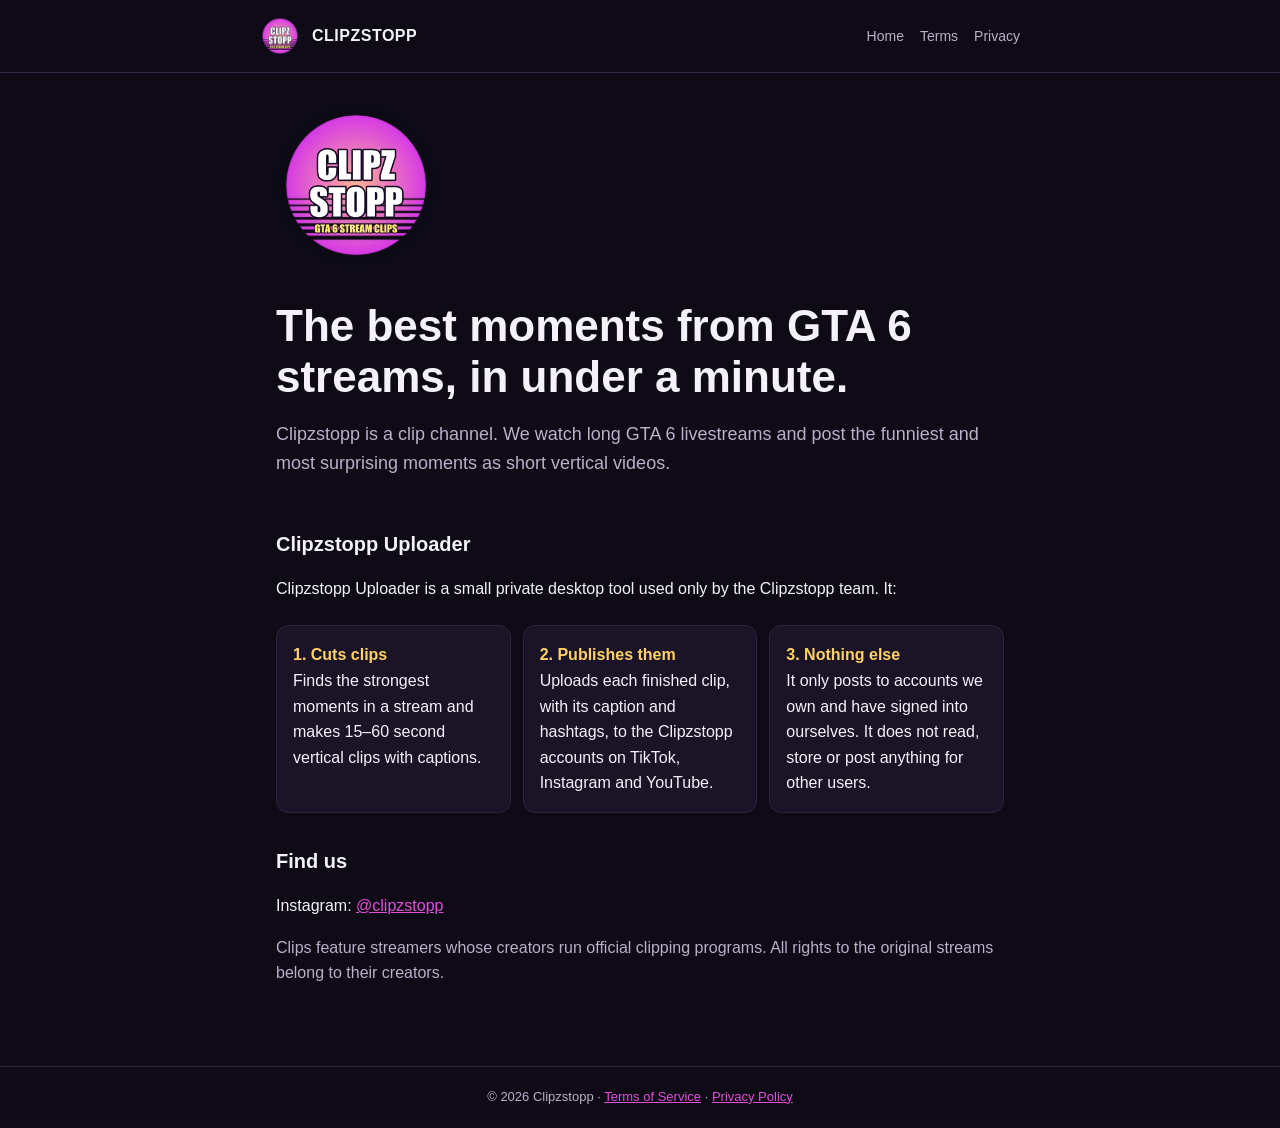
<file: index.html>
<!doctype html>
<html lang="en">
<head>
<meta charset="utf-8">
<meta name="viewport" content="width=device-width, initial-scale=1">
<title>Clipzstopp – GTA 6 stream clips</title>
<meta name="description" content="Clipzstopp turns long GTA 6 livestreams into short vertical clips and publishes them to the Clipzstopp accounts.">
<link rel="icon" href="favicon.png">
<link rel="stylesheet" href="style.css">
</head>
<body>
<header>
  <img src="favicon.png" alt="">
  <span class="name">CLIPZSTOPP</span>
  <nav><a href="index.html">Home</a><a href="terms.html">Terms</a><a href="privacy.html">Privacy</a></nav>
</header>
<main>
  <section class="hero">
    <img src="logo.png" alt="Clipzstopp logo">
    <div>
      <h1>The best moments from GTA 6 streams, in under a minute.</h1>
      <p class="lead">Clipzstopp is a clip channel. We watch long GTA 6 livestreams and post the funniest and most surprising moments as short vertical videos.</p>
    </div>
  </section>

  <h2>Clipzstopp Uploader</h2>
  <p>Clipzstopp Uploader is a small private desktop tool used only by the Clipzstopp team. It:</p>
  <div class="cards">
    <div class="card"><b>1. Cuts clips</b><br>Finds the strongest moments in a stream and makes 15–60 second vertical clips with captions.</div>
    <div class="card"><b>2. Publishes them</b><br>Uploads each finished clip, with its caption and hashtags, to the Clipzstopp accounts on TikTok, Instagram and YouTube.</div>
    <div class="card"><b>3. Nothing else</b><br>It only posts to accounts we own and have signed into ourselves. It does not read, store or post anything for other users.</div>
  </div>

  <h2>Find us</h2>
  <p>Instagram: <a href="https://www.instagram.com/clipzstopp/">@clipzstopp</a></p>
  <p class="muted">Clips feature streamers whose creators run official clipping programs. All rights to the original streams belong to their creators.</p>
</main>
<footer>© 2026 Clipzstopp · <a href="terms.html">Terms of Service</a> · <a href="privacy.html">Privacy Policy</a></footer>
</body>
</html>
</file>
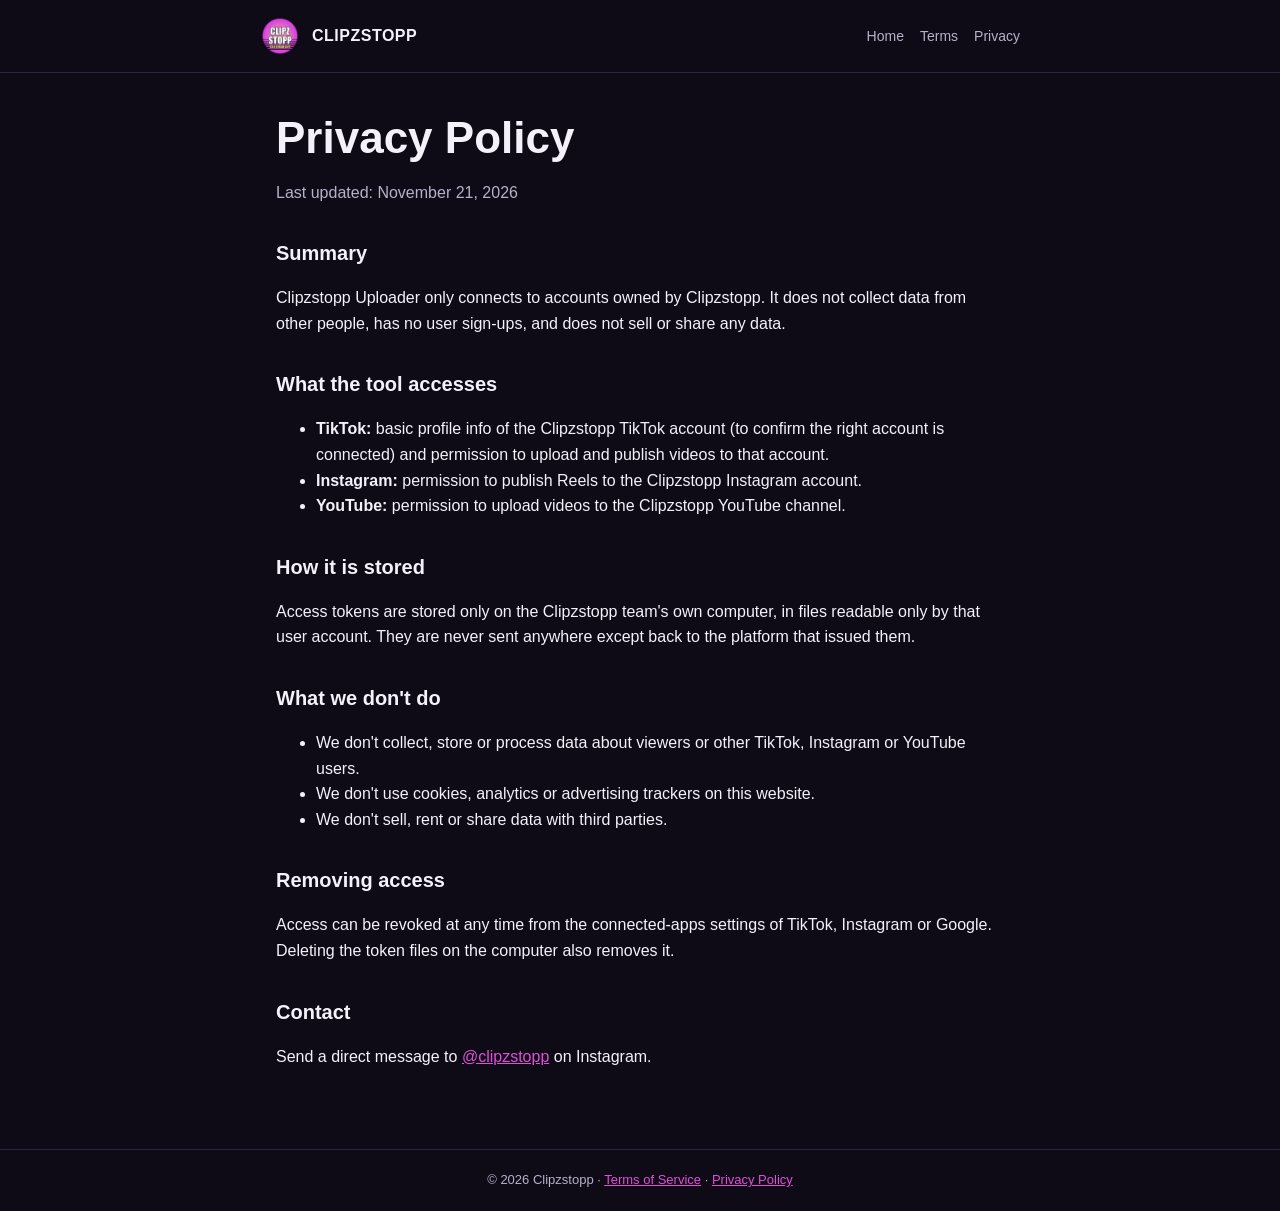
<file: privacy.html>
<!doctype html>
<html lang="en">
<head>
<meta charset="utf-8">
<meta name="viewport" content="width=device-width, initial-scale=1">
<title>Privacy Policy – Clipzstopp</title>
<link rel="icon" href="favicon.png">
<link rel="stylesheet" href="style.css">
</head>
<body>
<header>
  <img src="favicon.png" alt="">
  <span class="name">CLIPZSTOPP</span>
  <nav><a href="index.html">Home</a><a href="terms.html">Terms</a><a href="privacy.html">Privacy</a></nav>
</header>
<main>
  <h1>Privacy Policy</h1>
  <p class="muted">Last updated: November 21, 2026</p>

  <h2>Summary</h2>
  <p>Clipzstopp Uploader only connects to accounts owned by Clipzstopp. It does not collect data from other people, has no user sign-ups, and does not sell or share any data.</p>

  <h2>What the tool accesses</h2>
  <ul>
    <li><b>TikTok:</b> basic profile info of the Clipzstopp TikTok account (to confirm the right account is connected) and permission to upload and publish videos to that account.</li>
    <li><b>Instagram:</b> permission to publish Reels to the Clipzstopp Instagram account.</li>
    <li><b>YouTube:</b> permission to upload videos to the Clipzstopp YouTube channel.</li>
  </ul>

  <h2>How it is stored</h2>
  <p>Access tokens are stored only on the Clipzstopp team's own computer, in files readable only by that user account. They are never sent anywhere except back to the platform that issued them.</p>

  <h2>What we don't do</h2>
  <ul>
    <li>We don't collect, store or process data about viewers or other TikTok, Instagram or YouTube users.</li>
    <li>We don't use cookies, analytics or advertising trackers on this website.</li>
    <li>We don't sell, rent or share data with third parties.</li>
  </ul>

  <h2>Removing access</h2>
  <p>Access can be revoked at any time from the connected-apps settings of TikTok, Instagram or Google. Deleting the token files on the computer also removes it.</p>

  <h2>Contact</h2>
  <p>Send a direct message to <a href="https://www.instagram.com/clipzstopp/">@clipzstopp</a> on Instagram.</p>
</main>
<footer>© 2026 Clipzstopp · <a href="terms.html">Terms of Service</a> · <a href="privacy.html">Privacy Policy</a></footer>
</body>
</html>
</file>
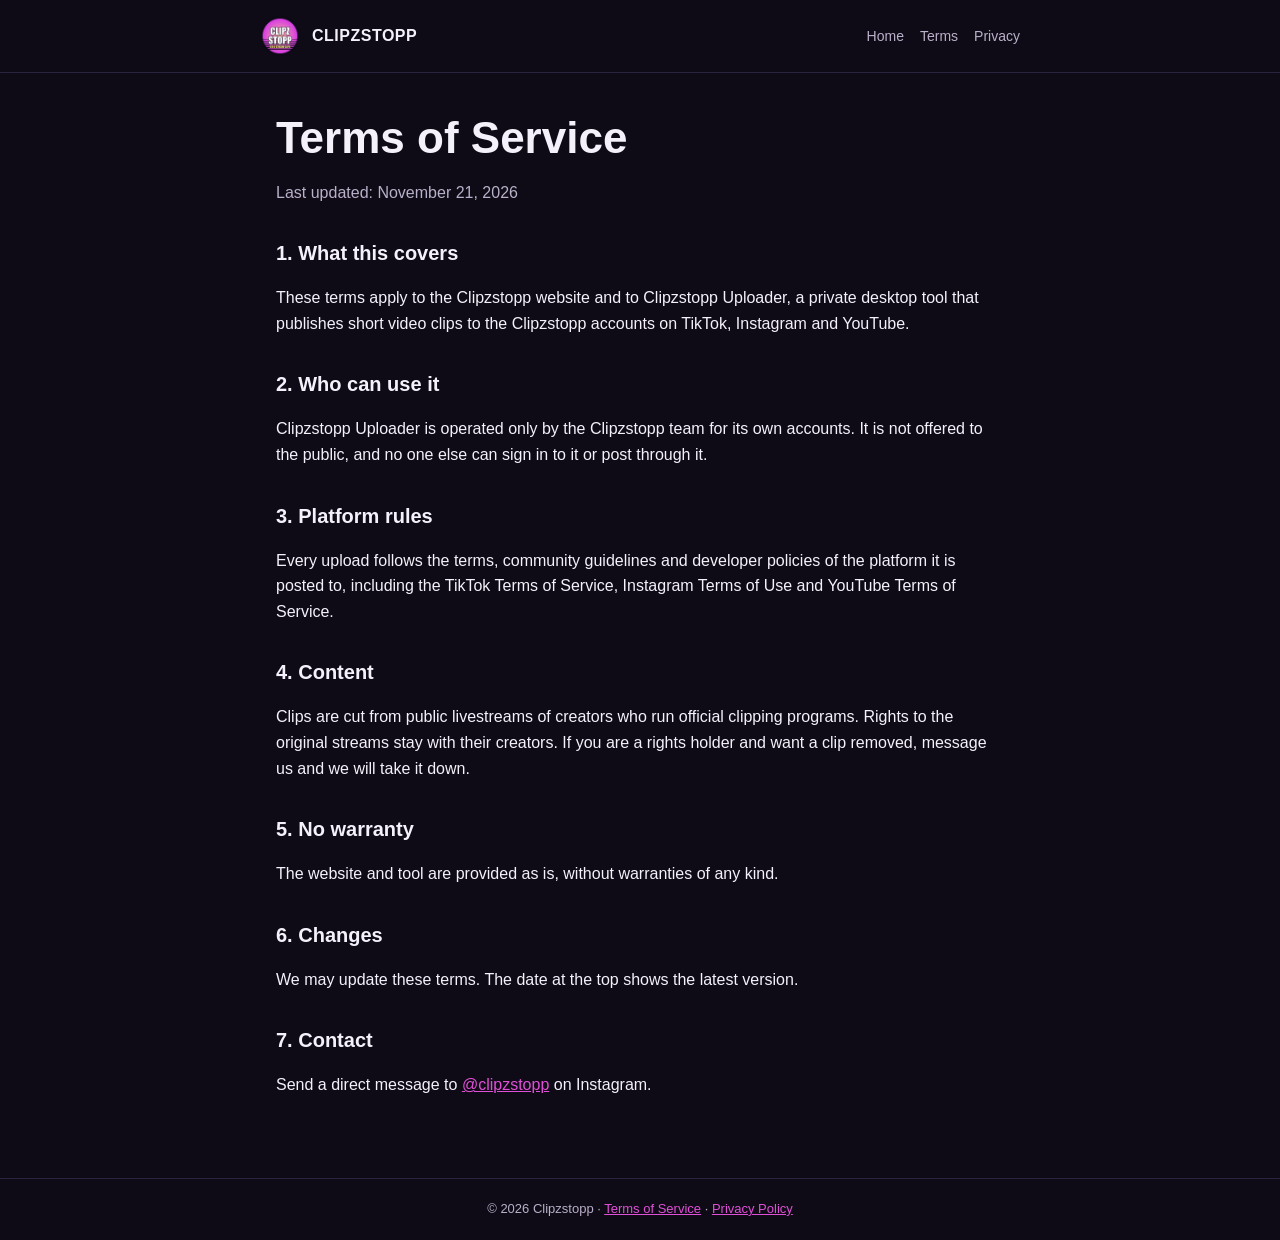
<file: terms.html>
<!doctype html>
<html lang="en">
<head>
<meta charset="utf-8">
<meta name="viewport" content="width=device-width, initial-scale=1">
<title>Terms of Service – Clipzstopp</title>
<link rel="icon" href="favicon.png">
<link rel="stylesheet" href="style.css">
</head>
<body>
<header>
  <img src="favicon.png" alt="">
  <span class="name">CLIPZSTOPP</span>
  <nav><a href="index.html">Home</a><a href="terms.html">Terms</a><a href="privacy.html">Privacy</a></nav>
</header>
<main>
  <h1>Terms of Service</h1>
  <p class="muted">Last updated: November 21, 2026</p>

  <h2>1. What this covers</h2>
  <p>These terms apply to the Clipzstopp website and to Clipzstopp Uploader, a private desktop tool that publishes short video clips to the Clipzstopp accounts on TikTok, Instagram and YouTube.</p>

  <h2>2. Who can use it</h2>
  <p>Clipzstopp Uploader is operated only by the Clipzstopp team for its own accounts. It is not offered to the public, and no one else can sign in to it or post through it.</p>

  <h2>3. Platform rules</h2>
  <p>Every upload follows the terms, community guidelines and developer policies of the platform it is posted to, including the TikTok Terms of Service, Instagram Terms of Use and YouTube Terms of Service.</p>

  <h2>4. Content</h2>
  <p>Clips are cut from public livestreams of creators who run official clipping programs. Rights to the original streams stay with their creators. If you are a rights holder and want a clip removed, message us and we will take it down.</p>

  <h2>5. No warranty</h2>
  <p>The website and tool are provided as is, without warranties of any kind.</p>

  <h2>6. Changes</h2>
  <p>We may update these terms. The date at the top shows the latest version.</p>

  <h2>7. Contact</h2>
  <p>Send a direct message to <a href="https://www.instagram.com/clipzstopp/">@clipzstopp</a> on Instagram.</p>
</main>
<footer>© 2026 Clipzstopp · <a href="terms.html">Terms of Service</a> · <a href="privacy.html">Privacy Policy</a></footer>
</body>
</html>
</file>
<file: style.css>
:root {
  --bg: #0e0b16; --card: #1a1426; --text: #f4f1fa; --muted: #b9b0c9;
  --accent: #e04fd8; --accent2: #ffd166; --line: #2c2340;
}
* { box-sizing: border-box; }
body { margin: 0; background: var(--bg); color: var(--text);
  font: 16px/1.6 -apple-system, BlinkMacSystemFont, "Segoe UI", Roboto, sans-serif; }
a { color: var(--accent); }
header { display: flex; align-items: center; gap: 12px; padding: 16px max(16px, calc(50% - 380px));
  border-bottom: 1px solid var(--line); }
header img { width: 40px; height: 40px; border-radius: 50%; }
header .name { font-weight: 800; letter-spacing: .5px; }
nav { margin-left: auto; display: flex; gap: 16px; font-size: 14px; }
nav a { color: var(--muted); text-decoration: none; }
nav a:hover { color: var(--text); }
main { max-width: 760px; margin: 0 auto; padding: 32px 16px 64px; }
h1 { font-size: clamp(28px, 6vw, 44px); line-height: 1.15; margin: 8px 0 12px; }
h2 { font-size: 20px; margin: 32px 0 8px; }
.lead { color: var(--muted); font-size: 18px; }
.hero { display: flex; gap: 28px; align-items: center; flex-wrap: wrap; }
.hero img { width: 160px; height: 160px; border-radius: 50%; }
.cards { display: grid; grid-template-columns: repeat(auto-fit, minmax(200px, 1fr)); gap: 12px; margin-top: 24px; }
.card { background: var(--card); border: 1px solid var(--line); border-radius: 12px; padding: 16px; }
.card b { color: var(--accent2); }
footer { border-top: 1px solid var(--line); color: var(--muted); font-size: 13px;
  padding: 20px 16px; text-align: center; }
.muted { color: var(--muted); }
</file>
